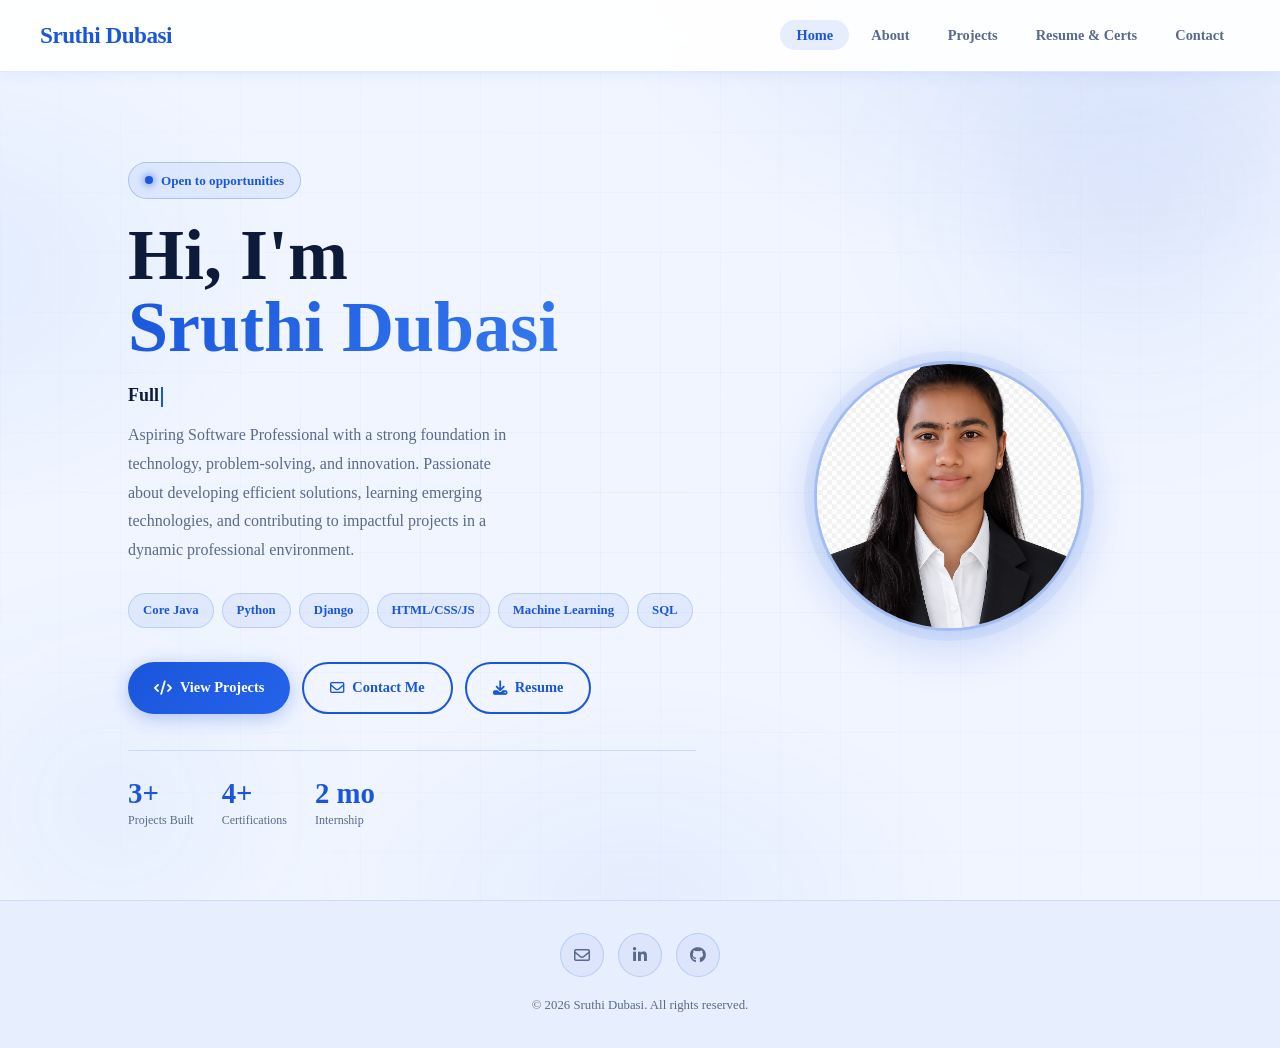
<file: index.html>
<!DOCTYPE html>
<html lang="en">
<head>
  <meta charset="UTF-8"/>
  <link rel="icon" href="data:,">
  <meta name="viewport" content="width=device-width, initial-scale=1.0"/>
  <title>Sruthi Dubasi | Full Stack Developer</title>
  <meta name="description" content="Sruthi Dubasi – Full Stack Java Developer & AI Enthusiast."/>
  <link rel="stylesheet" href="https://cdnjs.cloudflare.com/ajax/libs/font-awesome/6.5.0/css/all.min.css"/>
  <link rel="stylesheet" href="css/style.css"/>
  <link rel="stylesheet" href="css/navbar.css"/>
  <link rel="stylesheet" href="css/home.css"/>
  <link rel="stylesheet" href="css/pages.css"/>
</head>
<body>
<div class="page-wrapper">

  <!-- NAVBAR -->
  <nav class="navbar">
    <div class="navbar-logo"><a href="index.html"><span>Sruthi Dubasi</span></a></div>
    <button class="hamburger" aria-label="Toggle menu" aria-expanded="false">
      <span></span><span></span><span></span>
    </button>
    <ul class="nav-list">
      <li><a href="index.html"    class="nav-link">Home</a></li>
      <li><a href="about.html"    class="nav-link">About</a></li>
      <li><a href="projects.html" class="nav-link">Projects</a></li>
      <li><a href="resume.html"   class="nav-link">Resume & Certs</a></li>
      <li><a href="contact.html"  class="nav-link">Contact</a></li>
    </ul>
  </nav>

  <!-- HERO -->
  <main class="page-main">
    <section class="hero">
      <div class="hero-grid"></div>
      <div class="orb orb-1"></div>
      <div class="orb orb-2"></div>

      <div class="hero-inner">
        <!-- Text -->
        <div class="hero-text">
          <div class="hero-status">
            <span class="dot"></span> Open to opportunities
          </div>

          <h1 class="hero-title">
            Hi, I'm
            <span class="name">Sruthi Dubasi</span>
          </h1>

          <div class="hero-typed-wrap">
            <span class="typed-text"></span><span class="typed-cursor"></span>
          </div>

          <p class="hero-lead">
            Aspiring Software Professional with a strong foundation in technology, 
            problem-solving, and innovation. Passionate about developing efficient 
            solutions, learning emerging technologies, and contributing to impactful
            projects in a dynamic professional environment.
          </p>

          <div class="hero-pills">
            <span class="hero-pill">Core Java</span>
            <span class="hero-pill">Python</span>
            <span class="hero-pill">Django</span>
            <span class="hero-pill">HTML/CSS/JS</span>
            <span class="hero-pill">Machine Learning</span>
            <span class="hero-pill">SQL</span>
          </div>

          <div class="hero-buttons">
            <a href="projects.html" class="btn btn-primary">
              <i class="fa-solid fa-code"></i> View Projects
            </a>
            <a href="contact.html" class="btn btn-outline">
              <i class="fa-regular fa-envelope"></i> Contact Me
            </a>
            <a href="files/DubasiSruthiResume.pdf" class="btn btn-outline" download>
              <i class="fa-solid fa-download"></i> Resume
            </a>
          </div>

          <div class="hero-stats">
            <div class="stat">
              <div class="stat-number count-up" data-target="3" data-suffix="+">0</div>
              <div class="stat-label">Projects Built</div>
            </div>
            <div class="stat">
              <div class="stat-number count-up" data-target="4" data-suffix="+">0</div>
              <div class="stat-label">Certifications</div>
            </div>
            <div class="stat">
              <div class="stat-number count-up" data-target="2" data-suffix=" mo">0</div>
              <div class="stat-label">Internship</div>
            </div>
          </div>
        </div>

        <!-- Profile Image -->
        <div class="hero-image-wrap">
          <img src="images/profile.png" alt="Sruthi Dubasi" width="350" height="350"/>
        </div>
      </div>

  
    </section>
  </main>

  <!-- FOOTER -->
  <footer class="footer">
    <div class="footer-socials">
      <a href="mailto:dubasisruthi83@gmail.com" class="social-link" target="_blank" rel="noopener" title="Email">
        <i class="fa-regular fa-envelope"></i>
      </a>
      <a href="https://www.linkedin.com/in/sruthidubasi/" class="social-link" target="_blank" rel="noopener noreferrer" title="LinkedIn">
        <i class="fa-brands fa-linkedin-in"></i>
      </a>
      <a href="https://github.com/sruthidubasi" class="social-link" target="_blank" rel="noopener noreferrer" title="GitHub">
        <i class="fa-brands fa-github"></i>
      </a>
    </div>
    <p class="footer-copy">© 2026 Sruthi Dubasi. All rights reserved.</p>
  </footer>

</div>
<script src="js/main.js"></script>
</body>
</html>
</file>
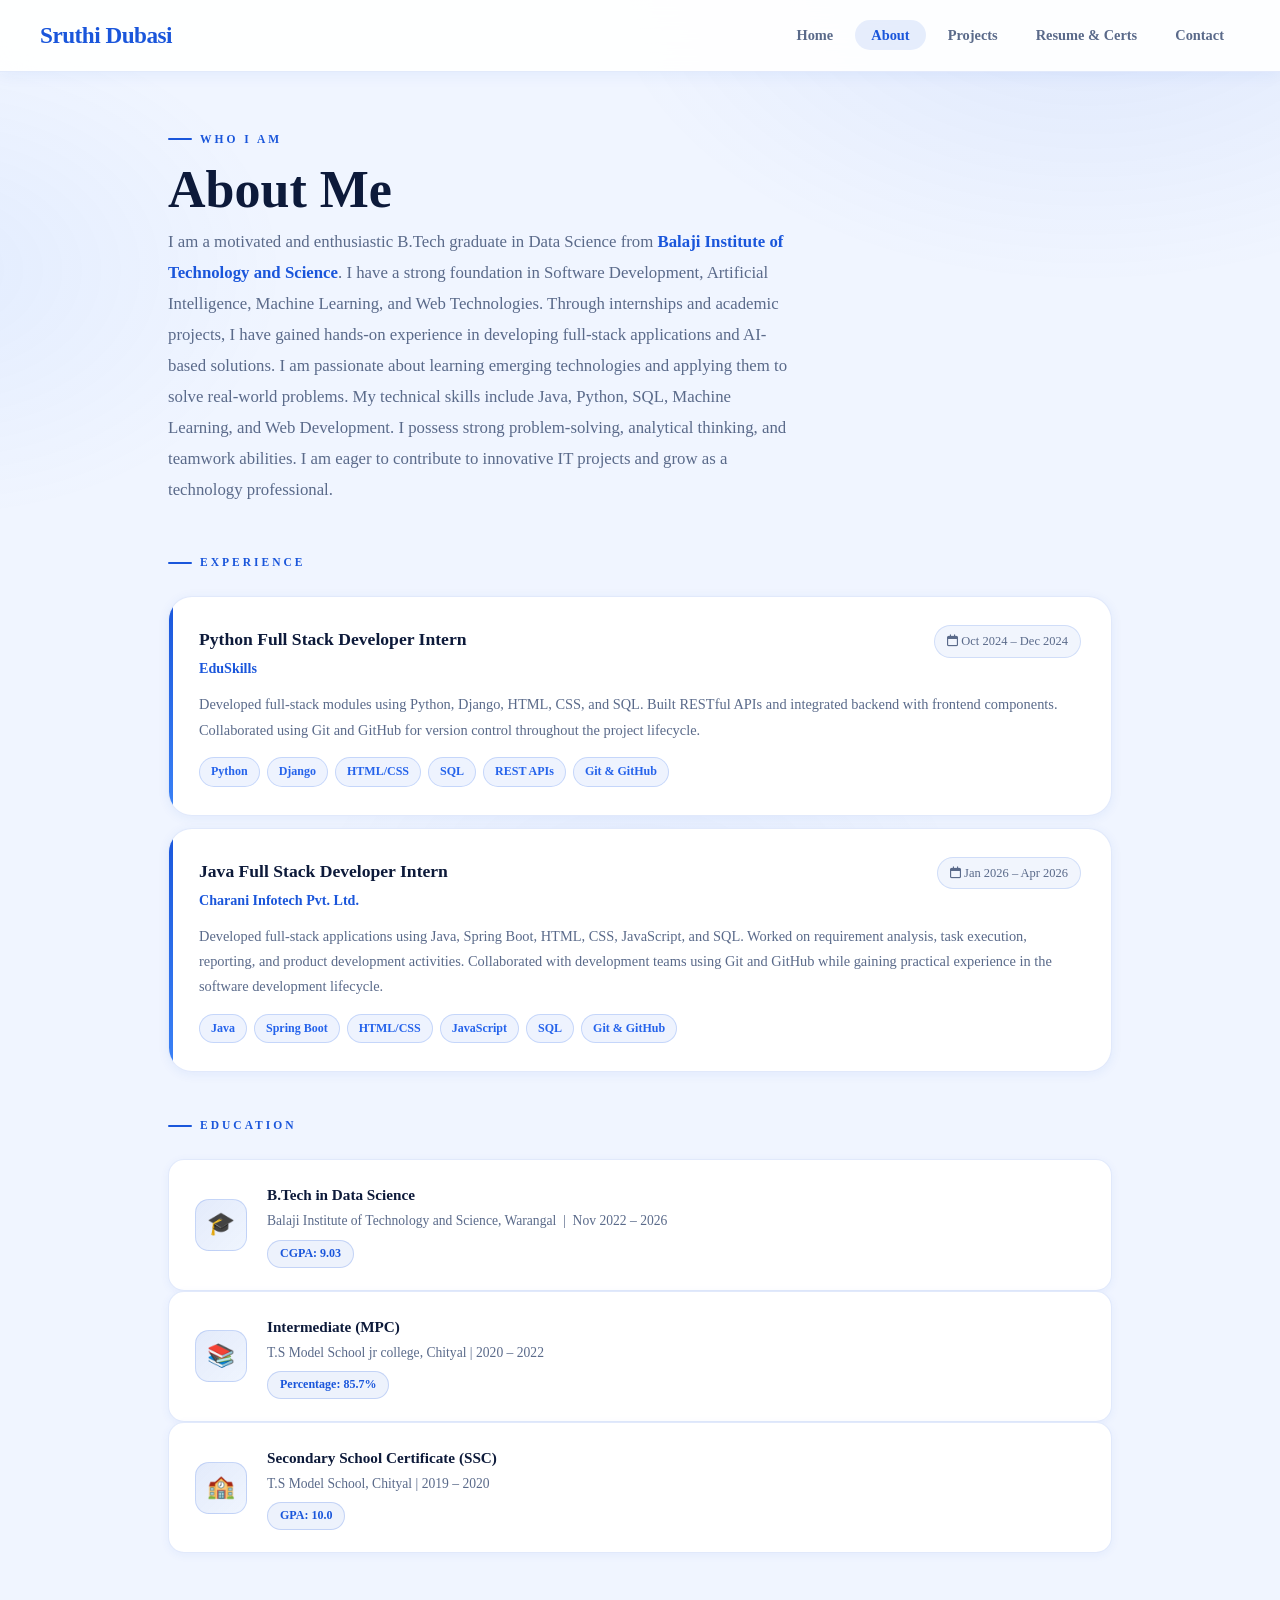
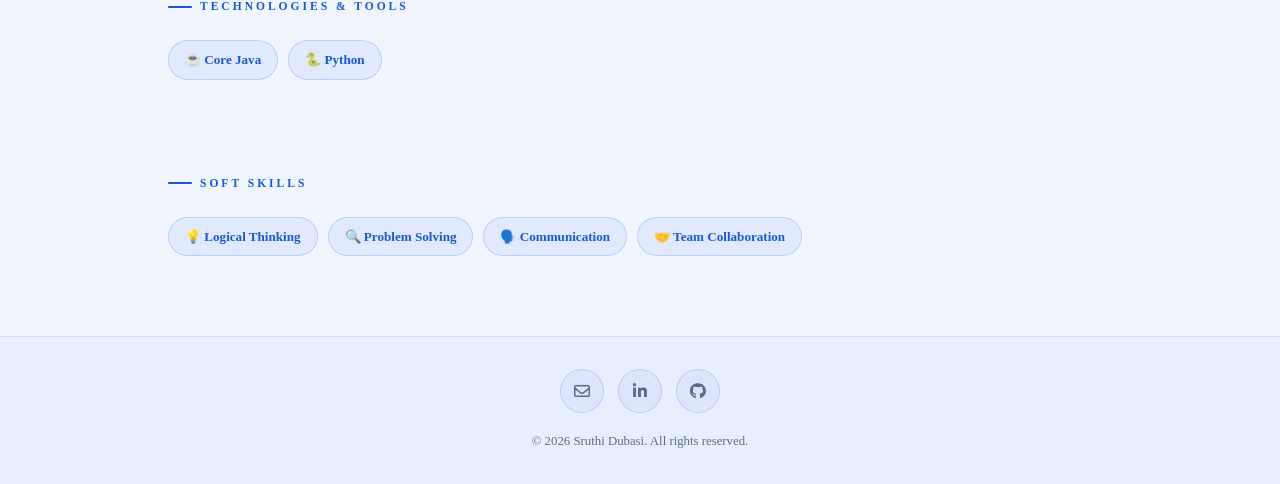
<file: about.html>
<!DOCTYPE html>
<html lang="en">
<head>
  <meta charset="UTF-8"/>
  <link rel="icon" href="data:,">
  <meta name="viewport" content="width=device-width, initial-scale=1.0"/>
  <title>About | Sruthi Dubasi</title>
  <link rel="stylesheet" href="https://cdnjs.cloudflare.com/ajax/libs/font-awesome/6.5.0/css/all.min.css"/>
  <link rel="stylesheet" href="css/style.css"/>
  <link rel="stylesheet" href="css/navbar.css"/>
  <link rel="stylesheet" href="css/about.css"/>
  <link rel="stylesheet" href="css/pages.css"/>
</head>
<body>
<div class="page-wrapper">

  <nav class="navbar">
    <div class="navbar-logo"><a href="index.html"><span>Sruthi Dubasi</span></a></div>
    <button class="hamburger" aria-label="Toggle menu"><span></span><span></span><span></span></button>
    <ul class="nav-list">
      <li><a href="index.html"    class="nav-link">Home</a></li>
      <li><a href="about.html"    class="nav-link">About</a></li>
      <li><a href="projects.html" class="nav-link">Projects</a></li>
      <li><a href="resume.html"   class="nav-link">Resume & Certs</a></li>
      <li><a href="contact.html"  class="nav-link">Contact</a></li>
    </ul>
  </nav>

  <main class="page-main">
    <section class="about-section">

      <div class="section-label reveal">Who I Am</div>
      <h1 class="page-title reveal">About Me</h1>
      <p class="about-intro reveal">
         I am a motivated and enthusiastic B.Tech graduate in Data Science from <strong>Balaji Institute of Technology and Science</strong>. I have a strong foundation in Software Development, Artificial Intelligence, Machine Learning, and Web Technologies. Through internships and academic projects, I have gained hands-on experience in developing full-stack applications and AI-based solutions. I am passionate about learning emerging technologies and applying them to solve real-world problems. My technical skills include Java, Python, SQL, Machine Learning, and Web Development. I possess strong problem-solving, analytical thinking, and teamwork abilities. I am eager to contribute to innovative IT projects and grow as a technology professional.</p>

      <!-- Experience -->
      <div class="section-label reveal" style="margin-top:44px;">Experience</div>
      <div class="experience-card reveal">
        <div class="exp-header">
          <div>
            <div class="exp-title">Python Full Stack Developer Intern</div>
            <div class="exp-company">EduSkills</div>
          </div>
          <div class="exp-date"><i class="fa-regular fa-calendar"></i> Oct 2024 – Dec 2024</div>
        </div>
        <p class="exp-desc">
          Developed full-stack modules using Python, Django, HTML, CSS, and SQL.
          Built RESTful APIs and integrated backend with frontend components.
          Collaborated using Git and GitHub for version control throughout the project lifecycle.
        </p>
        <div class="exp-tags">
          <span class="exp-tag">Python</span>
          <span class="exp-tag">Django</span>
          <span class="exp-tag">HTML/CSS</span>
          <span class="exp-tag">SQL</span>
          <span class="exp-tag">REST APIs</span>
          <span class="exp-tag">Git & GitHub</span>
        </div>
      </div>
      <div class="experience-card">
  <div class="exp-header">
    <div>
      <div class="exp-title">Java Full Stack Developer Intern</div>
      <div class="exp-company">Charani Infotech Pvt. Ltd.</div>
    </div>
    <div class="exp-date">
      <i class="fa-regular fa-calendar"></i> Jan 2026 – Apr 2026
    </div>
  </div>

  <p class="exp-desc">
    Developed full-stack applications using Java, Spring Boot, HTML, CSS, JavaScript, and SQL.
    Worked on requirement analysis, task execution, reporting, and product development activities.
    Collaborated with development teams using Git and GitHub while gaining practical experience in the software development lifecycle.
  </p>

  <div class="exp-tags">
    <span class="exp-tag">Java</span>
    <span class="exp-tag">Spring Boot</span>
    <span class="exp-tag">HTML/CSS</span>
    <span class="exp-tag">JavaScript</span>
    <span class="exp-tag">SQL</span>
    <span class="exp-tag">Git & GitHub</span>
  </div>
</div>

      <!-- Education -->
      <div class="section-label reveal" style="margin-top:44px;">Education</div>
      <div class="education-grid">
        <div class="edu-card reveal">
          <div class="edu-icon">🎓</div>
          <div class="edu-body">
            <h3>B.Tech in Data Science</h3>
            <p>Balaji Institute of Technology and Science, Warangal &nbsp;|&nbsp; Nov 2022 – 2026</p>
            <span class="gpa-badge">CGPA: 9.03</span>
          </div>
        </div>
      </div>
       <div class="edu-card reveal">
    <div class="edu-icon">📚</div>
    <div class="edu-body">
      <h3>Intermediate (MPC)</h3>
      <p>T.S Model School jr college, Chityal | 2020 – 2022</p>
      <span class="gpa-badge">Percentage: 85.7%</span>
    </div>
  </div>

  <!-- SSC -->
  <div class="edu-card reveal">
    <div class="edu-icon">🏫</div>
    <div class="edu-body">
      <h3>Secondary School Certificate (SSC)</h3>
      <p>T.S Model School, Chityal | 2019 – 2020</p>
      <span class="gpa-badge">GPA: 10.0</span>
    </div>
  </div>


     

      <!-- Technologies -->
      <div class="section-label reveal" style="margin-top:44px;">Technologies & Tools</div>
      <div class="tags-wrap">
        <span class="tech-tag reveal">☕ Core Java</span>
        <span class="tech-tag reveal">🐍 Python</span>
        <span class="tech-tag reveal">🌐 Django</span>
        <span class="tech-tag reveal">🗄️ SQL / MySQL</span>
        <span class="tech-tag reveal">🌐 HTML/CSS</span>
        <span class="tech-tag reveal">🌐 JavaScript</span>
        <span class="tech-tag reveal">📊 Excel</span>
        <span class="tech-tag reveal">📊 Power BI</span>
        <span class="tech-tag reveal">🧠 TensorFlow</span>
        <span class="tech-tag reveal">👁️ OpenCV</span>
        <span class="tech-tag reveal">💬 NLP</span>
        <span class="tech-tag reveal">🤖 Machine Learning</span>
        <span class="tech-tag reveal">📊 Pandas / NumPy</span>
        <span class="tech-tag reveal">🔀 Git & GitHub</span>
      </div>

      <!-- Soft Skills -->
      <div class="section-label reveal" style="margin-top:44px;">Soft Skills</div>
      <div class="tags-wrap">
        <span class="tech-tag reveal">💡 Logical Thinking</span>
        <span class="tech-tag reveal">🔍 Problem Solving</span>
        <span class="tech-tag reveal">🗣️ Communication</span>
        <span class="tech-tag reveal">🤝 Team Collaboration</span>
      </div>

    </section>
  </main>

  <footer class="footer">
    <div class="footer-socials">
      <a href="mailto:dubasisruthi83@gmail.com" class="social-link" target="_blank" rel="noopener"><i class="fa-regular fa-envelope"></i></a>
      <a href="https://www.linkedin.com/in/sruthidubasi/" class="social-link" target="_blank" rel="noopener noreferrer"><i class="fa-brands fa-linkedin-in"></i></a>
      <a href="https://github.com/sruthidubasi" class="social-link" target="_blank" rel="noopener noreferrer"><i class="fa-brands fa-github"></i></a>
    </div>
    <p class="footer-copy">© 2026 Sruthi Dubasi. All rights reserved.</p>
  </footer>

</div>
<script src="js/main.js"></script>
<script src="js/about.js"></script>
</body>
</html>
</file>
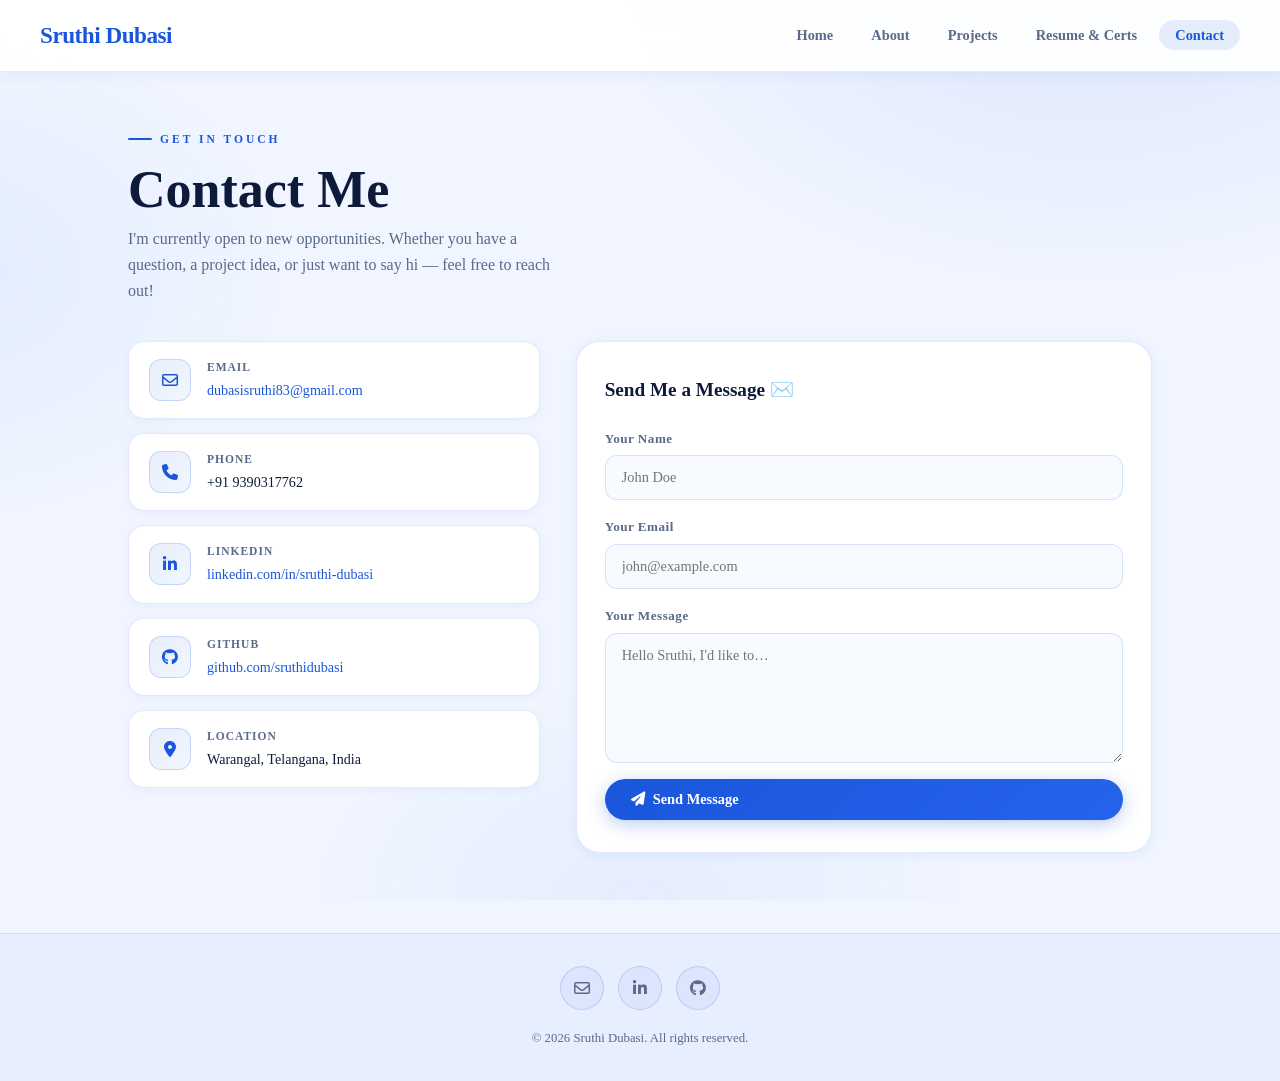
<file: contact.html>
<!DOCTYPE html>
<html lang="en">
<head>
  <meta charset="UTF-8"/>
  <link rel="icon" href="data:,">
  <meta name="viewport" content="width=device-width, initial-scale=1.0"/>
  <title>Contact | Sruthi Dubasi</title>
  <link rel="stylesheet" href="https://cdnjs.cloudflare.com/ajax/libs/font-awesome/6.5.0/css/all.min.css"/>
  <link rel="stylesheet" href="css/style.css"/>
  <link rel="stylesheet" href="css/navbar.css"/>
  <link rel="stylesheet" href="css/pages.css"/>
</head>
<body>
<div class="page-wrapper">

  <nav class="navbar">
    <div class="navbar-logo"><a href="index.html"><span>Sruthi Dubasi</span></a></div>
    <button class="hamburger" aria-label="Toggle menu"><span></span><span></span><span></span></button>
    <ul class="nav-list">
      <li><a href="index.html"    class="nav-link">Home</a></li>
      <li><a href="about.html"    class="nav-link">About</a></li>
      <li><a href="projects.html" class="nav-link">Projects</a></li>
      <li><a href="resume.html"   class="nav-link">Resume & Certs</a></li>
      <li><a href="contact.html"  class="nav-link">Contact</a></li>
    </ul>
  </nav>

  <main class="page-main">
    <section class="page-section">

      <div class="section-label reveal">Get In Touch</div>
      <h1 class="page-title reveal">Contact Me</h1>
      <p class="reveal" style="color:var(--muted); margin-bottom:36px; max-width:55ch;">
        I'm currently open to new opportunities. Whether you have a question, a project idea, or just want to say hi — feel free to reach out!
      </p>

      <div class="contact-layout">

        <!-- Info -->
        <div class="contact-info-list">
          <div class="contact-info-item reveal">
            <div class="c-icon"><i class="fa-regular fa-envelope"></i></div>
            <div>
              <div class="c-label">Email</div>
              <div class="c-value"><a href="mailto:dubasisruthi83@gmail.com">dubasisruthi83@gmail.com</a></div>
            </div>
          </div>
          <div class="contact-info-item reveal">
            <div class="c-icon"><i class="fa-solid fa-phone"></i></div>
            <div>
              <div class="c-label">Phone</div>
              <div class="c-value">+91 9390317762</div>
            </div>
          </div>
          <div class="contact-info-item reveal">
            <div class="c-icon"><i class="fa-brands fa-linkedin-in"></i></div>
            <div>
              <div class="c-label">LinkedIn</div>
              <div class="c-value"><a href="https://linkedin.com/in/sruthi-dubasi" target="_blank" rel="noopener noreferrer">linkedin.com/in/sruthi-dubasi</a></div>
            </div>
          </div>
          <div class="contact-info-item reveal">
            <div class="c-icon"><i class="fa-brands fa-github"></i></div>
            <div>
              <div class="c-label">GitHub</div>
              <div class="c-value"><a href="https://github.com/sruthidubasi" target="_blank" rel="noopener noreferrer">github.com/sruthidubasi</a></div>
            </div>
          </div>
          <div class="contact-info-item reveal">
            <div class="c-icon"><i class="fa-solid fa-location-dot"></i></div>
            <div>
              <div class="c-label">Location</div>
              <div class="c-value">Warangal, Telangana, India</div>
            </div>
          </div>
        </div>

        <!-- Form -->
        <div class="contact-form-wrap reveal">
          <div class="form-title">Send Me a Message ✉️</div>
          <div class="form-success">✅ Message sent! I'll get back to you soon.</div>
          <form class="contact-form" novalidate>
            <div class="form-group">
              <label for="name">Your Name</label>
              <input type="text" id="name" name="name" placeholder="John Doe" required/>
            </div>
            <div class="form-group">
              <label for="email">Your Email</label>
              <input type="email" id="email" name="email" placeholder="john@example.com" required/>
            </div>
            <div class="form-group">
              <label for="message">Your Message</label>
              <textarea id="message" name="message" placeholder="Hello Sruthi, I'd like to…" required></textarea>
            </div>
            <button type="submit" class="btn btn-primary">
              <i class="fa-solid fa-paper-plane"></i> Send Message
            </button>
          </form>
        </div>

      </div>
    </section>
  </main>

  <footer class="footer">
    <div class="footer-socials">
      <a href="mailto:dubasisruthi83@gmail.com" class="social-link" target="_blank" rel="noopener"><i class="fa-regular fa-envelope"></i></a>
      <a href="https://www.linkedin.com/in/sruthidubasi/" class="social-link" target="_blank" rel="noopener noreferrer"><i class="fa-brands fa-linkedin-in"></i></a>
      <a href="https://github.com/sruthidubasi" class="social-link" target="_blank" rel="noopener noreferrer"><i class="fa-brands fa-github"></i></a>
    </div>
    <p class="footer-copy">© 2026 Sruthi Dubasi. All rights reserved.</p>
  </footer>

</div>
<script src="js/main.js"></script>
<script src="js/contact.js"></script>
</body>
</html>
</file>
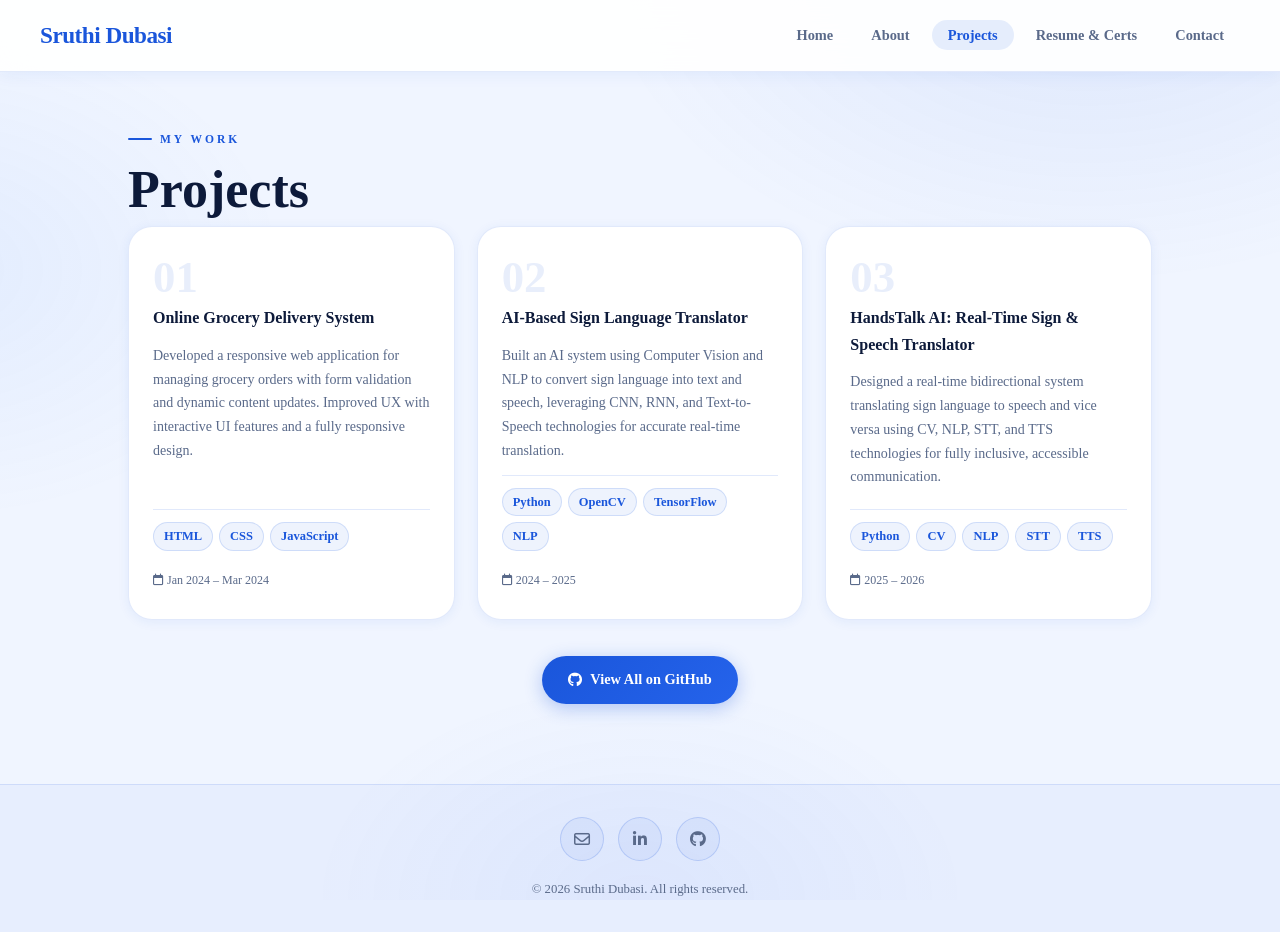
<file: projects.html>
<!DOCTYPE html>
<html lang="en">
<head>
  <meta charset="UTF-8"/>
  <link rel="icon" href="data:,">
  <meta name="viewport" content="width=device-width, initial-scale=1.0"/>
  <title>Projects | Sruthi Dubasi</title>
  <link rel="stylesheet" href="https://cdnjs.cloudflare.com/ajax/libs/font-awesome/6.5.0/css/all.min.css"/>
  <link rel="stylesheet" href="css/style.css"/>
  <link rel="stylesheet" href="css/navbar.css"/>
  <link rel="stylesheet" href="css/pages.css"/>
</head>
<body>
<div class="page-wrapper">

  <nav class="navbar">
    <div class="navbar-logo"><a href="index.html"><span>Sruthi Dubasi</span></a></div>
    <button class="hamburger" aria-label="Toggle menu"><span></span><span></span><span></span></button>
    <ul class="nav-list">
      <li><a href="index.html"    class="nav-link">Home</a></li>
      <li><a href="about.html"    class="nav-link">About</a></li>
      <li><a href="projects.html" class="nav-link">Projects</a></li>
      <li><a href="resume.html"   class="nav-link">Resume & Certs</a></li>
      <li><a href="contact.html"  class="nav-link">Contact</a></li>
    </ul>
  </nav>

  <main class="page-main">
    <section class="page-section">

      <div class="section-label reveal">My Work</div>
      <h1 class="page-title reveal">Projects</h1>

      <div class="projects-grid">

        <article class="project-card reveal">
          <div class="project-num">01</div>
          <h3 class="project-title">Online Grocery Delivery System</h3>
          <p class="project-desc">
            Developed a responsive web application for managing grocery orders with
            form validation and dynamic content updates. Improved UX with interactive
            UI features and a fully responsive design.
          </p>
          <div class="project-tech">
            <span>HTML</span><span>CSS</span><span>JavaScript</span>
          </div>
          <div style="font-size:0.75rem; color:var(--muted); margin-top:8px;">
            <i class="fa-regular fa-calendar"></i> Jan 2024 – Mar 2024
          </div>
        </article>

        <article class="project-card reveal">
          <div class="project-num">02</div>
          <h3 class="project-title">AI-Based Sign Language Translator</h3>
          <p class="project-desc">
            Built an AI system using Computer Vision and NLP to convert sign language
            into text and speech, leveraging CNN, RNN, and Text-to-Speech technologies
            for accurate real-time translation.
          </p>
          <div class="project-tech">
            <span>Python</span><span>OpenCV</span><span>TensorFlow</span><span>NLP</span>
          </div>
          <div style="font-size:0.75rem; color:var(--muted); margin-top:8px;">
            <i class="fa-regular fa-calendar"></i> 2024 – 2025
          </div>
        </article>

        <article class="project-card reveal">
          <div class="project-num">03</div>
          <h3 class="project-title">HandsTalk AI: Real-Time Sign &amp; Speech Translator</h3>
          <p class="project-desc">
            Designed a real-time bidirectional system translating sign language to speech
            and vice versa using CV, NLP, STT, and TTS technologies for fully inclusive,
            accessible communication.
          </p>
          <div class="project-tech">
            <span>Python</span><span>CV</span><span>NLP</span><span>STT</span><span>TTS</span>
          </div>
          <div style="font-size:0.75rem; color:var(--muted); margin-top:8px;">
            <i class="fa-regular fa-calendar"></i> 2025 – 2026
          </div>
        </article>

      </div>

      <div class="github-cta reveal">
        <a href="https://github.com/sruthidubasi" target="_blank" rel="noopener noreferrer" class="btn btn-primary">
          <i class="fa-brands fa-github"></i> View All on GitHub
        </a>
      </div>

    </section>
  </main>

  <footer class="footer">
    <div class="footer-socials">
      <a href="mailto:dubasisruthi83@gmail.com" class="social-link" target="_blank" rel="noopener"><i class="fa-regular fa-envelope"></i></a>
      <a href="https://www.linkedin.com/in/sruthidubasi/" class="social-link" target="_blank" rel="noopener noreferrer"><i class="fa-brands fa-linkedin-in"></i></a>
      <a href="https://github.com/sruthidubasi" class="social-link" target="_blank" rel="noopener noreferrer"><i class="fa-brands fa-github"></i></a>
    </div>
    <p class="footer-copy">© 2026 Sruthi Dubasi. All rights reserved.</p>
  </footer>

</div>
<script src="js/main.js"></script>
</body>
</html>
</file>
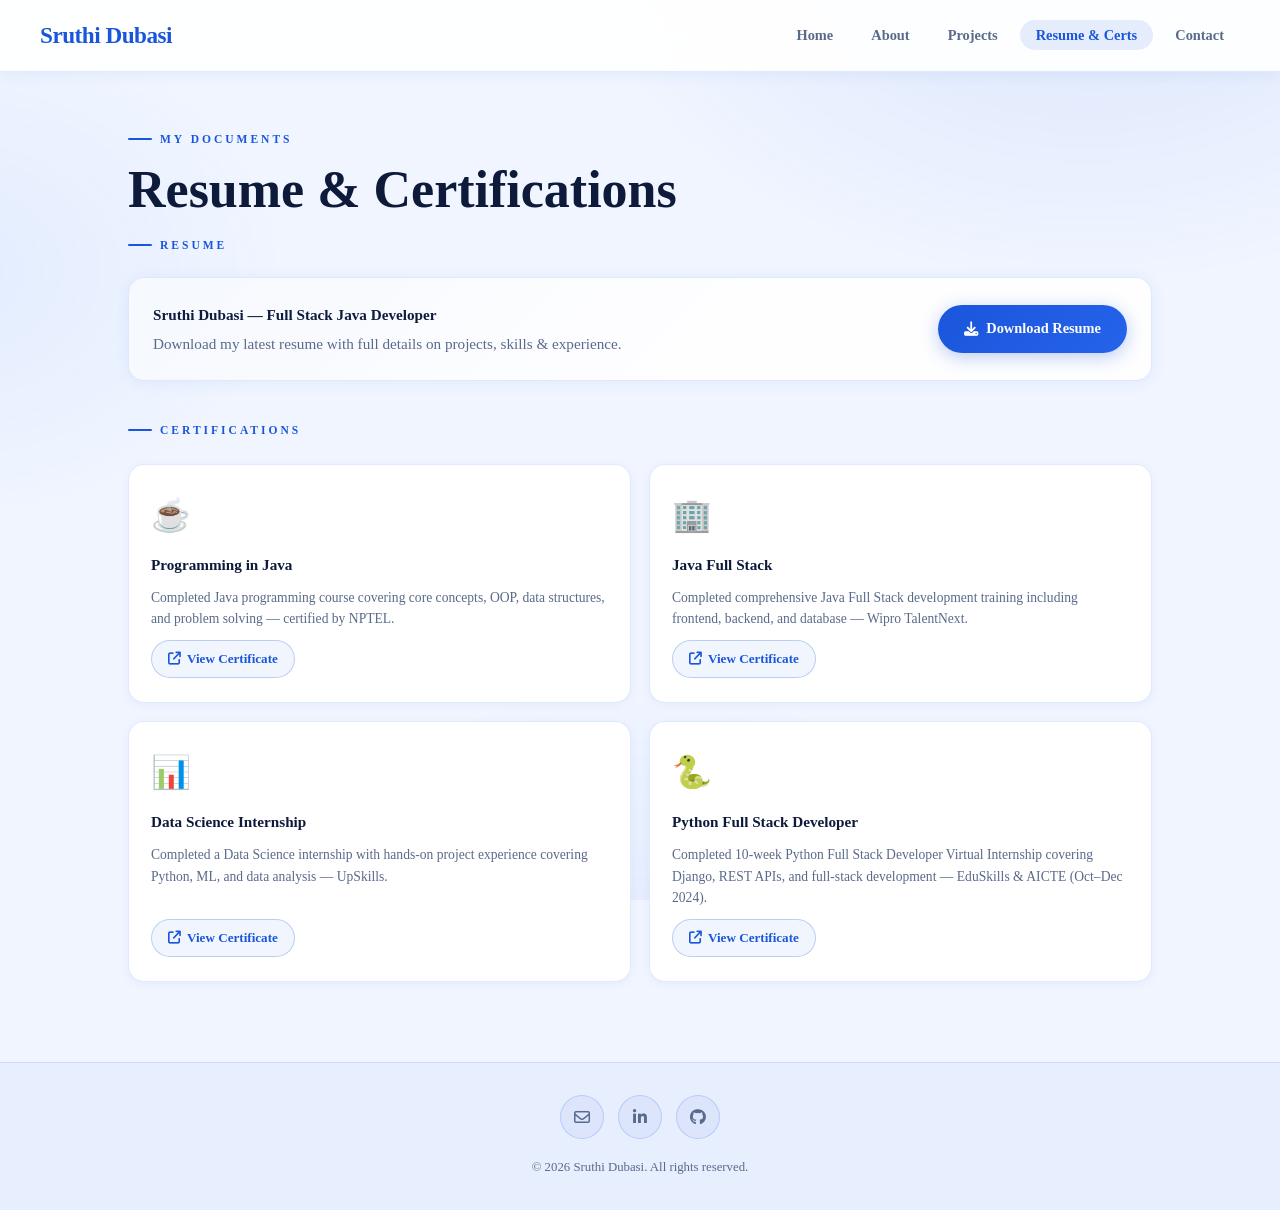
<file: resume.html>
<!DOCTYPE html>
<html lang="en">
<head>
  <meta charset="UTF-8"/>
  <link rel="icon" href="data:,">
  <meta name="viewport" content="width=device-width, initial-scale=1.0"/>
  <title>Resume & Certifications | Sruthi Dubasi</title>
  <link rel="stylesheet" href="https://cdnjs.cloudflare.com/ajax/libs/font-awesome/6.5.0/css/all.min.css"/>
  <link rel="stylesheet" href="css/style.css"/>
  <link rel="stylesheet" href="css/navbar.css"/>
  <link rel="stylesheet" href="css/pages.css"/>
</head>
<body>
<div class="page-wrapper">

  <nav class="navbar">
    <div class="navbar-logo"><a href="index.html"><span>Sruthi Dubasi</span></a></div>
    <button class="hamburger" aria-label="Toggle menu"><span></span><span></span><span></span></button>
    <ul class="nav-list">
      <li><a href="index.html"    class="nav-link">Home</a></li>
      <li><a href="about.html"    class="nav-link">About</a></li>
      <li><a href="projects.html" class="nav-link">Projects</a></li>
      <li><a href="resume.html"   class="nav-link">Resume & Certs</a></li>
      <li><a href="contact.html"  class="nav-link">Contact</a></li>
    </ul>
  </nav>

  <main class="page-main">
    <section class="page-section">

      <div class="section-label reveal">My Documents</div>
      <h1 class="page-title reveal">Resume &amp; Certifications</h1>

      <!-- Resume download -->
      <div class="section-label reveal" style="margin-top:10px;">Resume</div>
      <div class="card resume-download-card reveal">
        <div>
          <p style="font-weight:600; color:var(--text); margin-bottom:4px;">Sruthi Dubasi — Full Stack Java Developer</p>
          <p>Download my latest resume with full details on projects, skills & experience.</p>
        </div>
        <a href="files/DubasiSruthiResume.pdf" class="btn btn-primary" download>
          <i class="fa-solid fa-download"></i> Download Resume
        </a>
      </div>

      <!-- Certifications -->
      <div class="section-label reveal" style="margin-top:40px;">Certifications</div>
      <div class="certs-grid">

        <div class="cert-card reveal">
          <div class="cert-icon">☕</div>
          <h3>Programming in Java</h3>
          <p>Completed Java programming course covering core concepts, OOP, data structures, and problem solving — certified by NPTEL.</p>
          <a href="files/cert_nptel.pdf" target="_blank" rel="noopener" class="cert-link">
            <i class="fa-solid fa-arrow-up-right-from-square"></i> View Certificate
          </a>
        </div>

        <div class="cert-card reveal">
          <div class="cert-icon">🏢</div>
          <h3>Java Full Stack</h3>
          <p>Completed comprehensive Java Full Stack development training including frontend, backend, and database — Wipro TalentNext.</p>
          <a href="files/cert_wipro.pdf" target="_blank" rel="noopener" class="cert-link">
            <i class="fa-solid fa-arrow-up-right-from-square"></i> View Certificate
          </a>
        </div>

        <div class="cert-card reveal">
          <div class="cert-icon">📊</div>
          <h3>Data Science Internship</h3>
          <p>Completed a Data Science internship with hands-on project experience covering Python, ML, and data analysis — UpSkills.</p>
          <a href="files/cert_upskills.pdf" target="_blank" rel="noopener" class="cert-link">
            <i class="fa-solid fa-arrow-up-right-from-square"></i> View Certificate
          </a>
        </div>

        <div class="cert-card reveal">
           <div class="cert-icon">🐍</div>
           <h3>Python Full Stack Developer</h3>
            <p>Completed 10-week Python Full Stack Developer Virtual Internship covering Django, REST APIs, and full-stack development — EduSkills & AICTE (Oct–Dec 2024).</p>
           <a href="files/cert_eduskills.pdf" target="_blank" rel="noopener" class="cert-link">
          <i class="fa-solid fa-arrow-up-right-from-square"></i> View Certificate
          </a>
        </div>

      </div>

    </section>
  </main>

  <footer class="footer">
    <div class="footer-socials">
      <a href="mailto:dubasisruthi83@gmail.com" class="social-link" target="_blank" rel="noopener"><i class="fa-regular fa-envelope"></i></a>
      <a href="https://www.linkedin.com/in/sruthidubasi/" class="social-link" target="_blank" rel="noopener noreferrer"><i class="fa-brands fa-linkedin-in"></i></a>
      <a href="https://github.com/sruthidubasi" class="social-link" target="_blank" rel="noopener noreferrer"><i class="fa-brands fa-github"></i></a>
    </div>
    <p class="footer-copy">© 2026 Sruthi Dubasi. All rights reserved.</p>
  </footer>

</div>
<script src="js/main.js"></script>
</body>
</html>
</file>
<file: css/style.css>
/* =============================================
   GLOBAL STYLES - style.css
   Sruthi Dubasi Portfolio - Blue & White Theme
   ============================================= */

:root {
  --bg:        #f0f5ff;
  --bg2:       #e6eeff;
  --card:      #ffffff;
  --muted:     #5a6a8a;
  --text:      #0d1a3a;
  --accent:    #1a56db;
  --accent2:   #2563eb;
  --accent3:   #3b82f6;
  --glow:      rgba(26, 86, 219, 0.18);
  --glow2:     rgba(37, 99, 235, 0.12);
  --border:    rgba(26, 86, 219, 0.13);
  --border-h:  rgba(26, 86, 219, 0.45);
  --glass:     rgba(255, 255, 255, 0.88);
  --radius:    16px;
  --radius-lg: 24px;
  --font-display: 'Times New Roman', Times, serif;
  --font-body:    'Times New Roman', Times, serif;
}

*, *::before, *::after { box-sizing: border-box; margin: 0; padding: 0; }
html { scroll-behavior: smooth; }
body {
  font-family: var(--font-body);
  background: var(--bg);
  color: var(--text);
  line-height: 1.65;
  overflow-x: hidden;
  min-height: 100vh;
}
a { text-decoration: none; color: inherit; }
ul { list-style: none; }
img { max-width: 100%; display: block; }

body::before {
  content: '';
  position: fixed;
  inset: 0;
  background:
    radial-gradient(ellipse 900px 600px at 85% -5%,  rgba(26,86,219,.09), transparent 55%),
    radial-gradient(ellipse 700px 500px at -5% 30%,  rgba(59,130,246,.07), transparent 50%),
    radial-gradient(ellipse 600px 400px at 50% 100%, rgba(37,99,235,.05), transparent 55%);
  pointer-events: none;
  z-index: 0;
}

.page-wrapper { position: relative; z-index: 1; display: flex; flex-direction: column; min-height: 100vh; }
.page-main { flex: 1; padding-top: 72px; }
.container { max-width: 1080px; margin: 0 auto; padding: 0 28px; }

.section-label {
  display: inline-flex;
  align-items: center;
  gap: 8px;
  font-family: var(--font-display);
  font-size: 0.72rem;
  font-weight: 700;
  letter-spacing: 3px;
  text-transform: uppercase;
  color: var(--accent);
  margin-bottom: 12px;
}
.section-label::before {
  content: '';
  display: inline-block;
  width: 24px; height: 2px;
  background: var(--accent);
  border-radius: 2px;
}

.section-title {
  font-family: var(--font-display);
  font-size: clamp(28px, 4vw, 42px);
  font-weight: 800;
  line-height: 1.1;
  margin-bottom: 36px;
  color: var(--text);
}

.page-title {
  font-family: var(--font-display);
  font-size: clamp(32px, 5vw, 52px);
  font-weight: 800;
  line-height: 1.1;
  margin-bottom: 8px;
  color: var(--text);
}

.card {
  background: var(--glass);
  backdrop-filter: blur(16px);
  border: 1px solid var(--border);
  border-radius: var(--radius);
  padding: 24px;
  transition: border-color .3s ease, transform .3s ease, box-shadow .3s ease;
  position: relative;
  overflow: hidden;
  box-shadow: 0 2px 16px rgba(26,86,219,.07);
}
.card::before {
  content: '';
  position: absolute;
  inset: 0;
  background: linear-gradient(135deg, rgba(26,86,219,.03) 0%, transparent 60%);
  pointer-events: none;
}
.card:hover {
  border-color: var(--border-h);
  transform: translateY(-5px);
  box-shadow: 0 20px 50px rgba(26,86,219,.13), 0 0 0 1px rgba(26,86,219,.1);
}

.btn {
  display: inline-flex;
  align-items: center;
  gap: 8px;
  padding: 12px 26px;
  border-radius: 50px;
  font-family: var(--font-body);
  font-size: 0.9rem;
  font-weight: 700;
  cursor: pointer;
  transition: all .25s ease;
  border: none;
  text-decoration: none;
}
.btn-primary {
  background: linear-gradient(135deg, var(--accent), var(--accent2));
  color: #fff;
  box-shadow: 0 4px 18px rgba(26,86,219,.3);
}
.btn-primary:hover {
  transform: translateY(-3px);
  box-shadow: 0 8px 30px rgba(26,86,219,.45);
}
.btn-outline {
  background: transparent;
  color: var(--accent);
  border: 2px solid var(--accent);
}
.btn-outline:hover {
  background: rgba(26,86,219,.07);
  transform: translateY(-3px);
  box-shadow: 0 6px 20px rgba(26,86,219,.15);
}

.reveal {
  opacity: 0;
  transform: translateY(30px);
  transition: opacity .7s ease, transform .7s ease;
}
.reveal.show { opacity: 1; transform: translateY(0); }

.dot {
  display: inline-block;
  width: 8px; height: 8px;
  border-radius: 50%;
  background: var(--accent);
  box-shadow: 0 0 8px var(--accent);
  animation: pulse-dot 2s ease-in-out infinite;
}
@keyframes pulse-dot {
  0%,100% { box-shadow: 0 0 6px var(--accent); }
  50%      { box-shadow: 0 0 16px var(--accent), 0 0 32px rgba(26,86,219,.25); }
}

::-webkit-scrollbar { width: 5px; }
::-webkit-scrollbar-track { background: var(--bg); }
::-webkit-scrollbar-thumb { background: rgba(26,86,219,.25); border-radius: 4px; }
::-webkit-scrollbar-thumb:hover { background: var(--accent); }
</file>
<file: css/navbar.css>
/* =============================================
   NAVBAR - navbar.css - Blue & White Theme
   ============================================= */

.navbar {
  position: fixed;
  top: 0; left: 0; right: 0;
  z-index: 1000;
  height: 72px;
  display: flex;
  align-items: center;
  justify-content: space-between;
  padding: 0 40px;
  background: rgba(255,255,255,0.92);
  backdrop-filter: blur(20px);
  -webkit-backdrop-filter: blur(20px);
  border-bottom: 1px solid rgba(26,86,219,.12);
  transition: background .3s ease, box-shadow .3s ease;
  box-shadow: 0 2px 16px rgba(26,86,219,.07);
}
.navbar.scrolled {
  background: rgba(255,255,255,0.98);
  box-shadow: 0 4px 24px rgba(26,86,219,.12);
}

.navbar-logo a {
  font-family: 'Times New Roman', Times, serif;
  font-size: 1.45rem;
  font-weight: 800;
  color: var(--text);
  letter-spacing: -0.5px;
}
.navbar-logo a span { color: var(--accent); }

.nav-list {
  display: flex;
  align-items: center;
  gap: 6px;
}
.nav-link {
  font-family: 'Times New Roman', Times, serif;
  font-size: 0.9rem;
  font-weight: 600;
  color: var(--muted);
  padding: 7px 16px;
  border-radius: 50px;
  transition: color .2s ease, background .2s ease;
}
.nav-link:hover {
  color: var(--accent);
  background: rgba(26,86,219,.07);
}
.nav-link.active {
  color: var(--accent);
  background: rgba(26,86,219,.10);
}

.hamburger {
  display: none;
  flex-direction: column;
  gap: 5px;
  cursor: pointer;
  background: none;
  border: none;
  padding: 6px;
}
.hamburger span {
  display: block;
  width: 24px; height: 2px;
  background: var(--text);
  border-radius: 4px;
  transition: all .3s ease;
}
.hamburger.open span:nth-child(1) { transform: translateY(7px) rotate(45deg); }
.hamburger.open span:nth-child(2) { opacity: 0; }
.hamburger.open span:nth-child(3) { transform: translateY(-7px) rotate(-45deg); }

@media (max-width: 768px) {
  .navbar { padding: 0 22px; }
  .hamburger { display: flex; }
  .nav-list {
    position: fixed;
    top: 72px; left: 0; right: 0;
    background: rgba(255,255,255,.98);
    backdrop-filter: blur(20px);
    flex-direction: column;
    gap: 4px;
    padding: 0;
    max-height: 0;
    overflow: hidden;
    transition: max-height .4s ease, padding .3s ease;
    border-bottom: 1px solid var(--border);
  }
  .nav-list.open { max-height: 380px; padding: 12px 16px 20px; }
  .nav-link { display: block; padding: 11px 18px; border-radius: 10px; }
}
</file>
<file: css/home.css>
/* =============================================
   HOME PAGE - home.css - Blue & White Theme
   ============================================= */

.hero {
  min-height: calc(100vh - 72px);
  display: flex;
  align-items: center;
  position: relative;
  overflow: hidden;
}

.hero-grid {
  position: absolute;
  inset: 0;
  background-image:
    linear-gradient(rgba(26,86,219,.04) 1px, transparent 1px),
    linear-gradient(90deg, rgba(26,86,219,.04) 1px, transparent 1px);
  background-size: 60px 60px;
  mask-image: radial-gradient(ellipse 80% 80% at 50% 50%, black, transparent);
  pointer-events: none;
}

.orb {
  position: absolute;
  border-radius: 50%;
  pointer-events: none;
  filter: blur(70px);
  animation: orb-float 8s ease-in-out infinite;
}
.orb-1 {
  width: 450px; height: 450px;
  background: radial-gradient(circle, rgba(26,86,219,.10), transparent 70%);
  top: -100px; right: -80px;
}
.orb-2 {
  width: 350px; height: 350px;
  background: radial-gradient(circle, rgba(59,130,246,.08), transparent 70%);
  bottom: -80px; left: -60px;
  animation-delay: -4s;
}
@keyframes orb-float {
  0%,100% { transform: translate(0,0) scale(1); }
  33%      { transform: translate(20px,-30px) scale(1.05); }
  66%      { transform: translate(-15px,20px) scale(0.95); }
}

.hero-inner {
  max-width: 1080px;
  margin: 0 auto;
  padding: 60px 28px 40px;
  display: grid;
  grid-template-columns: 1.4fr 1fr;
  gap: 50px;
  align-items: center;
  position: relative;
  z-index: 1;
  width: 100%;
}

.hero-status {
  display: inline-flex;
  align-items: center;
  gap: 8px;
  padding: 7px 16px;
  border-radius: 50px;
  border: 1px solid rgba(26,86,219,.25);
  background: rgba(26,86,219,.07);
  font-size: 0.82rem;
  font-weight: 600;
  color: var(--accent);
  margin-bottom: 20px;
  animation: fadeSlideDown .6s ease both;
  font-family: 'Times New Roman', Times, serif;
}

.hero-title {
  font-family: 'Times New Roman', Times, serif;
  font-size: clamp(38px, 6.5vw, 72px);
  font-weight: 800;
  line-height: 1.0;
  margin-bottom: 18px;
  color: var(--text);
  animation: fadeSlideDown .7s ease both;
}
.hero-title .name {
  background: linear-gradient(135deg, var(--accent) 0%, var(--accent3) 100%);
  -webkit-background-clip: text;
  -webkit-text-fill-color: transparent;
  background-clip: text;
  display: block;
}

.hero-typed-wrap {
  font-size: clamp(15px, 2vw, 18px);
  color: var(--muted);
  margin-bottom: 10px;
  animation: fadeSlideDown .75s ease both;
  min-height: 28px;
  font-family: 'Times New Roman', Times, serif;
}
.typed-text { color: var(--text); font-weight: 600; }
.typed-cursor {
  display: inline-block;
  width: 2px; height: 1.1em;
  background: var(--accent);
  margin-left: 2px;
  vertical-align: middle;
  animation: blink .8s step-end infinite;
}
@keyframes blink { 0%,100% { opacity:1; } 50% { opacity:0; } }

.hero-lead {
  font-size: clamp(14px, 1.8vw, 16px);
  color: var(--muted);
  line-height: 1.8;
  margin-bottom: 28px;
  max-width: 50ch;
  animation: fadeSlideDown .8s ease both;
  font-family: 'Times New Roman', Times, serif;
}

.hero-pills {
  display: flex;
  flex-wrap: wrap;
  gap: 8px;
  margin-bottom: 34px;
  animation: fadeSlideDown .9s ease both;
}
.hero-pill {
  padding: 6px 14px;
  border-radius: 50px;
  font-size: 0.8rem;
  font-weight: 600;
  color: var(--accent);
  background: rgba(26,86,219,.07);
  border: 1px solid rgba(26,86,219,.18);
  transition: all .2s ease;
  font-family: 'Times New Roman', Times, serif;
}
.hero-pill:hover {
  border-color: var(--accent);
  background: rgba(26,86,219,.13);
  color: var(--accent2);
}

.hero-buttons {
  display: flex;
  gap: 12px;
  flex-wrap: wrap;
  animation: fadeSlideDown 1s ease both;
}

.hero-image-wrap {
  display: flex;
  justify-content: center;
  align-items: center;
  animation: fadeSlideRight .9s ease both;
  position: relative;
}
.hero-image img{
    width: 300px;
    height: 300px;
    border-radius: 50%;
}
.hero-image-wrap::before {
  content: '';
  position: absolute;
  width: 300px; height: 300px;
  border-radius: 50%;
  background: radial-gradient(circle, rgba(26,86,219,.12), transparent 70%);
  animation: pulse-ring 3s ease-in-out infinite;
}
@keyframes pulse-ring {
  0%,100% { transform: scale(1); opacity: 1; }
  50%      { transform: scale(1.1); opacity: .6; }
}
.hero-image-wrap img {
  width: 270px; height: 270px;
  border-radius: 50%;
  object-fit: cover;
  border: 3px solid rgba(26,86,219,.35);
  box-shadow:
    0 0 0 10px rgba(26,86,219,.06),
    0 0 50px rgba(26,86,219,.15),
    0 20px 50px rgba(26,86,219,.1);
  animation: float 5s ease-in-out infinite;
  position: relative;
  z-index: 1;
}
@keyframes float {
  0%,100% { transform: translateY(0); }
  50%      { transform: translateY(-14px); }
}

.hero-stats {
  display: flex;
  gap: 28px;
  margin-top: 36px;
  padding-top: 28px;
  border-top: 1px solid rgba(26,86,219,.15);
  animation: fadeSlideDown 1.1s ease both;
}
.stat { text-align: left; }
.stat-number {
  font-family: 'Times New Roman', Times, serif;
  font-size: 1.8rem;
  font-weight: 800;
  color: var(--accent);
  line-height: 1;
}
.stat-label {
  font-size: 0.75rem;
  color: var(--muted);
  margin-top: 3px;
  font-family: 'Times New Roman', Times, serif;
}

.scroll-hint {
  position: absolute;
  bottom: 30px;
  left: 50%;
  transform: translateX(-50%);
  display: flex;
  flex-direction: column;
  align-items: center;
  gap: 6px;
  font-size: 0.72rem;
  letter-spacing: 2px;
  text-transform: uppercase;
  color: var(--muted);
  animation: fadeIn 2s ease both 1.5s;
  z-index: 2;
  font-family: 'Times New Roman', Times, serif;
}
.scroll-hint span { display: block; width: 1px; height: 40px; background: linear-gradient(to bottom, var(--accent), transparent); animation: scroll-line 1.5s ease-in-out infinite; }
@keyframes scroll-line { 0% { transform: scaleY(0); transform-origin: top; } 50% { transform: scaleY(1); transform-origin: top; } 51% { transform: scaleY(1); transform-origin: bottom; } 100% { transform: scaleY(0); transform-origin: bottom; } }

@keyframes fadeSlideDown {
  from { opacity: 0; transform: translateY(-22px); }
  to   { opacity: 1; transform: translateY(0); }
}
@keyframes fadeSlideRight {
  from { opacity: 0; transform: translateX(30px); }
  to   { opacity: 1; transform: translateX(0); }
}
@keyframes fadeIn {
  from { opacity: 0; }
  to   { opacity: 1; }
}

.footer {
  background: rgba(26,86,219,.05);
  border-top: 1px solid rgba(26,86,219,.12);
  padding: 32px 28px;
  text-align: center;
  position: relative;
  z-index: 1;
}
.footer-socials {
  display: flex;
  justify-content: center;
  gap: 14px;
  margin-bottom: 18px;
}
.social-link {
  width: 44px; height: 44px;
  border-radius: 50%;
  border: 1px solid rgba(26,86,219,.2);
  background: rgba(26,86,219,.05);
  color: var(--muted);
  display: flex;
  align-items: center;
  justify-content: center;
  font-size: 1rem;
  transition: all .25s ease;
}
.social-link:hover {
  color: var(--accent);
  border-color: var(--accent);
  background: rgba(26,86,219,.10);
  transform: translateY(-3px);
  box-shadow: 0 8px 20px rgba(26,86,219,.15);
}
.footer-copy { font-size: 0.8rem; color: var(--muted); font-family: 'Times New Roman', Times, serif; }

@media (max-width: 900px) {
  .hero-inner { grid-template-columns: 1fr; text-align: center; }
  .hero-image-wrap { order: -1; }
  .hero-pills, .hero-buttons, .hero-stats { justify-content: center; }
  .hero-lead { margin: 0 auto 28px; }
  .hero-typed-wrap { text-align: center; }
}
@media (max-width: 480px) {
  .hero-stats { gap: 18px; }
  .hero-image-wrap img { width: 210px; height: 210px; }
}
</file>
<file: css/pages.css>
/* =============================================
   PAGES CSS - Blue & White Theme
   ============================================= */

.page-section {
  max-width: 1080px;
  margin: 0 auto;
  padding: 50px 28px 80px;
  position: relative;
  z-index: 1;
}

/* PROJECTS */
.projects-grid {
  display: grid;
  grid-template-columns: repeat(3, 1fr);
  gap: 22px;
  margin-top: 8px;
}
.project-card {
  background: #fff;
  border: 1px solid var(--border);
  border-radius: var(--radius-lg);
  padding: 28px 24px;
  display: flex;
  flex-direction: column;
  gap: 12px;
  transition: all .3s ease;
  position: relative;
  overflow: hidden;
  box-shadow: 0 2px 12px rgba(26,86,219,.07);
}
.project-card::after {
  content: '';
  position: absolute;
  inset: 0;
  background: linear-gradient(135deg, rgba(26,86,219,.03), transparent 60%);
  opacity: 0;
  transition: opacity .3s;
}
.project-card:hover {
  border-color: var(--border-h);
  transform: translateY(-8px);
  box-shadow: 0 20px 50px rgba(26,86,219,.13), 0 0 0 1px rgba(26,86,219,.1);
}
.project-card:hover::after { opacity: 1; }

.project-num {
  font-family: 'Times New Roman', Times, serif;
  font-size: 2.8rem;
  font-weight: 900;
  color: rgba(26,86,219,.10);
  line-height: 1;
  margin-bottom: -6px;
}
.project-title {
  font-family: 'Times New Roman', Times, serif;
  font-size: 1rem;
  font-weight: 700;
  color: var(--text);
}
.project-desc {
  font-size: 0.875rem;
  color: var(--muted);
  line-height: 1.7;
  flex: 1;
  font-family: 'Times New Roman', Times, serif;
}
.project-tech {
  font-size: 0.78rem;
  color: var(--accent);
  font-weight: 600;
  padding-top: 12px;
  border-top: 1px solid var(--border);
  display: flex;
  align-items: center;
  gap: 6px;
  flex-wrap: wrap;
  font-family: 'Times New Roman', Times, serif;
}
.project-tech span {
  background: rgba(26,86,219,.07);
  border: 1px solid rgba(26,86,219,.15);
  padding: 3px 10px;
  border-radius: 50px;
}
.github-cta { margin-top: 36px; text-align: center; }

@media (max-width: 900px) { .projects-grid { grid-template-columns: 1fr 1fr; } }
@media (max-width: 580px)  { .projects-grid { grid-template-columns: 1fr; } }

/* RESUME */
.resume-download-card {
  display: flex;
  align-items: center;
  justify-content: space-between;
  flex-wrap: wrap;
  gap: 18px;
  margin-top: 10px;
}
.resume-download-card p { color: var(--muted); font-size: 0.95rem; font-family: 'Times New Roman', Times, serif; }

.certs-grid {
  display: grid;
  grid-template-columns: repeat(2, 1fr);
  gap: 18px;
  margin-top: 12px;
}
.cert-card {
  background: #fff;
  border: 1px solid var(--border);
  border-radius: var(--radius);
  padding: 24px 22px;
  display: flex;
  flex-direction: column;
  gap: 10px;
  transition: all .3s ease;
  position: relative;
  overflow: hidden;
  box-shadow: 0 2px 10px rgba(26,86,219,.06);
}
.cert-card::before {
  content: '';
  position: absolute;
  top: 0; left: 0; right: 0;
  height: 3px;
  background: linear-gradient(90deg, var(--accent), var(--accent3));
  border-radius: 4px 4px 0 0;
  transform: scaleX(0);
  transition: transform .3s ease;
}
.cert-card:hover { border-color: var(--border-h); transform: translateY(-5px); box-shadow: 0 12px 30px rgba(26,86,219,.12); }
.cert-card:hover::before { transform: scaleX(1); }

.cert-icon { font-size: 2rem; }
.cert-card h3 { font-family: 'Times New Roman', Times, serif; font-size: 0.95rem; font-weight: 700; color: var(--text); }
.cert-card p { font-size: 0.85rem; color: var(--muted); line-height: 1.6; flex: 1; font-family: 'Times New Roman', Times, serif; }
.cert-link {
  display: inline-flex;
  align-items: center;
  gap: 6px;
  font-size: 0.82rem;
  font-weight: 700;
  color: var(--accent);
  padding: 7px 16px;
  border-radius: 50px;
  border: 1px solid rgba(26,86,219,.25);
  background: rgba(26,86,219,.06);
  transition: all .2s ease;
  align-self: flex-start;
  font-family: 'Times New Roman', Times, serif;
}
.cert-link:hover { background: rgba(26,86,219,.12); border-color: var(--accent); }

@media (max-width: 640px) { .certs-grid { grid-template-columns: 1fr; } }

/* CONTACT */
.contact-layout {
  display: grid;
  grid-template-columns: 1fr 1.4fr;
  gap: 36px;
  margin-top: 12px;
  align-items: start;
}
.contact-info-list { display: flex; flex-direction: column; gap: 14px; }
.contact-info-item {
  display: flex;
  align-items: center;
  gap: 16px;
  padding: 16px 20px;
  background: #fff;
  border: 1px solid var(--border);
  border-radius: var(--radius);
  transition: all .25s ease;
  box-shadow: 0 2px 8px rgba(26,86,219,.05);
}
.contact-info-item:hover { border-color: var(--border-h); transform: translateX(5px); box-shadow: 0 6px 20px rgba(26,86,219,.10); }
.c-icon {
  width: 42px; height: 42px;
  border-radius: 12px;
  background: linear-gradient(135deg, rgba(26,86,219,.10), rgba(59,130,246,.07));
  border: 1px solid rgba(26,86,219,.18);
  display: flex; align-items: center; justify-content: center;
  font-size: 1rem;
  flex-shrink: 0;
  color: var(--accent);
}
.c-label { font-size: 0.72rem; font-weight: 700; letter-spacing: 1px; text-transform: uppercase; color: var(--muted); margin-bottom: 2px; font-family: 'Times New Roman', Times, serif; }
.c-value { font-size: 0.88rem; color: var(--text); font-family: 'Times New Roman', Times, serif; }
.c-value a { color: var(--accent); transition: opacity .2s; }
.c-value a:hover { opacity: .75; }

.contact-form-wrap {
  background: #fff;
  border: 1px solid var(--border);
  border-radius: var(--radius-lg);
  padding: 32px 28px;
  box-shadow: 0 2px 12px rgba(26,86,219,.07);
}
.form-title { font-family: 'Times New Roman', Times, serif; font-size: 1.2rem; font-weight: 700; margin-bottom: 22px; color: var(--text); }
.contact-form { display: flex; flex-direction: column; gap: 16px; }
.form-group { display: flex; flex-direction: column; gap: 6px; }
.form-group label { font-size: 0.82rem; font-weight: 700; color: var(--muted); letter-spacing: .5px; font-family: 'Times New Roman', Times, serif; }
.contact-form input,
.contact-form textarea {
  background: rgba(26,86,219,.03);
  border: 1px solid rgba(26,86,219,.15);
  border-radius: 12px;
  padding: 13px 16px;
  color: var(--text);
  font-size: 0.9rem;
  font-family: 'Times New Roman', Times, serif;
  outline: none;
  transition: border-color .25s ease, box-shadow .25s ease;
  resize: vertical;
}
.contact-form input:focus,
.contact-form textarea:focus {
  border-color: rgba(26,86,219,.45);
  box-shadow: 0 0 0 3px rgba(26,86,219,.08);
}
.contact-form textarea { min-height: 130px; }
.form-success {
  display: none;
  padding: 14px 18px;
  background: rgba(26,86,219,.07);
  border: 1px solid rgba(26,86,219,.25);
  border-radius: 12px;
  color: var(--accent);
  font-size: 0.9rem;
  font-weight: 700;
  font-family: 'Times New Roman', Times, serif;
}

@media (max-width: 800px) { .contact-layout { grid-template-columns: 1fr; } }

/* FOOTER */
.footer {
  background: rgba(26,86,219,.04);
  border-top: 1px solid rgba(26,86,219,.12);
  padding: 32px 28px;
  text-align: center;
  position: relative;
  z-index: 1;
}
.footer-socials { display: flex; justify-content: center; gap: 14px; margin-bottom: 18px; }
.social-link {
  width: 44px; height: 44px;
  border-radius: 50%;
  border: 1px solid rgba(26,86,219,.18);
  background: rgba(26,86,219,.05);
  color: var(--muted);
  display: flex; align-items: center; justify-content: center;
  font-size: 1rem;
  transition: all .25s ease;
}
.social-link:hover {
  color: var(--accent);
  border-color: var(--accent);
  background: rgba(26,86,219,.10);
  transform: translateY(-4px);
  box-shadow: 0 8px 20px rgba(26,86,219,.15);
}
.footer-copy { font-size: 0.8rem; color: var(--muted); font-family: 'Times New Roman', Times, serif; }
</file>
<file: css/about.css>
/* =============================================
   ABOUT PAGE - about.css - Blue & White Theme
   ============================================= */

.about-section {
  max-width: 1000px;
  margin: 0 auto;
  padding: 50px 28px 80px;
  position: relative;
  z-index: 1;
}

.about-intro {
  font-size: 1.05rem;
  color: var(--muted);
  line-height: 1.85;
  max-width: 75ch;
  margin-bottom: 4px;
  font-family: 'Times New Roman', Times, serif;
}
.about-intro strong { color: var(--accent); font-weight: 700; }

.experience-card {
  background: #fff;
  backdrop-filter: blur(16px);
  border: 1px solid var(--border);
  border-radius: var(--radius-lg);
  padding: 28px 30px;
  margin-top: 12px;
  position: relative;
  overflow: hidden;
  transition: border-color .3s, transform .3s;
  box-shadow: 0 2px 12px rgba(26,86,219,.07);
}
.experience-card::before {
  content: '';
  position: absolute;
  left: 0; top: 0; bottom: 0;
  width: 4px;
  background: linear-gradient(to bottom, var(--accent), var(--accent3));
  border-radius: 0 4px 4px 0;
}
.experience-card:hover { border-color: var(--border-h); transform: translateY(-4px); box-shadow: 0 12px 30px rgba(26,86,219,.12); }
.exp-header { display: flex; justify-content: space-between; align-items: flex-start; flex-wrap: wrap; gap: 10px; margin-bottom: 12px; }
.exp-title { font-family: 'Times New Roman', Times, serif; font-size: 1.1rem; font-weight: 700; color: var(--text); }
.exp-company { font-size: 0.88rem; color: var(--accent); font-weight: 600; margin-top: 3px; font-family: 'Times New Roman', Times, serif; }
.exp-date { font-size: 0.78rem; color: var(--muted); background: rgba(26,86,219,.06); padding: 5px 12px; border-radius: 50px; border: 1px solid rgba(26,86,219,.15); white-space: nowrap; font-family: 'Times New Roman', Times, serif; }
.exp-desc { font-size: 0.9rem; color: var(--muted); line-height: 1.75; font-family: 'Times New Roman', Times, serif; }
.exp-tags { display: flex; flex-wrap: wrap; gap: 7px; margin-top: 14px; }
.exp-tag { font-size: 0.75rem; font-weight: 600; color: var(--accent2); background: rgba(37,99,235,.08); border: 1px solid rgba(37,99,235,.2); padding: 4px 11px; border-radius: 50px; font-family: 'Times New Roman', Times, serif; }

.education-grid { display: grid; grid-template-columns: 1fr; gap: 14px; margin-top: 12px; }
.edu-card {
  background: #fff;
  border: 1px solid var(--border);
  border-radius: var(--radius);
  padding: 22px 26px;
  display: flex;
  align-items: center;
  gap: 20px;
  transition: border-color .3s, transform .3s;
  box-shadow: 0 2px 10px rgba(26,86,219,.06);
}
.edu-card:hover { border-color: var(--border-h); transform: translateX(6px); }
.edu-icon {
  width: 52px; height: 52px;
  border-radius: 14px;
  background: linear-gradient(135deg, rgba(26,86,219,.12), rgba(59,130,246,.08));
  border: 1px solid rgba(26,86,219,.18);
  display: flex; align-items: center; justify-content: center;
  font-size: 1.4rem;
  flex-shrink: 0;
}
.edu-body h3 { font-family: 'Times New Roman', Times, serif; font-size: 0.95rem; font-weight: 700; color: var(--text); margin-bottom: 3px; }
.edu-body p { font-size: 0.85rem; color: var(--muted); margin-bottom: 6px; font-family: 'Times New Roman', Times, serif; }
.gpa-badge {
  display: inline-block;
  font-size: 0.75rem;
  font-weight: 700;
  color: var(--accent);
  background: rgba(26,86,219,.08);
  border: 1px solid rgba(26,86,219,.2);
  padding: 3px 12px;
  border-radius: 50px;
  font-family: 'Times New Roman', Times, serif;
}

.skills-grid {
  display: grid;
  grid-template-columns: repeat(3, 1fr);
  gap: 20px;
  margin-top: 12px;
}
.circular-skill {
  background: #fff;
  border: 1px solid var(--border);
  border-radius: var(--radius);
  padding: 24px 16px;
  display: flex;
  flex-direction: column;
  align-items: center;
  gap: 12px;
  transition: border-color .3s, transform .3s;
  box-shadow: 0 2px 10px rgba(26,86,219,.06);
}
.circular-skill:hover { border-color: var(--border-h); transform: translateY(-5px); }
.progress-circle { width: 100px; height: 100px; transform: rotate(-90deg); }
.circle-bg { fill: none; stroke: rgba(26,86,219,.08); stroke-width: 2.5; }
.circle-progress {
  fill: none;
  stroke: url(#grad);
  stroke-width: 2.5;
  stroke-linecap: round;
  filter: drop-shadow(0 0 5px rgba(26,86,219,.35));
}
.circle-text { transform: rotate(90deg); transform-origin: 18px 18px; fill: var(--text); font-size: 5px; font-weight: 700; text-anchor: middle; }
.skill-name { font-size: 0.82rem; font-weight: 600; color: var(--muted); text-align: center; font-family: 'Times New Roman', Times, serif; }

.tags-wrap { display: flex; flex-wrap: wrap; gap: 10px; margin-top: 12px; }
.tech-tag {
  padding: 8px 16px;
  border-radius: 50px;
  font-size: 0.82rem;
  font-weight: 600;
  color: var(--accent);
  background: rgba(26,86,219,.07);
  border: 1px solid rgba(26,86,219,.18);
  transition: all .2s ease;
  cursor: default;
  font-family: 'Times New Roman', Times, serif;
}
.tech-tag:hover { border-color: var(--accent); background: rgba(26,86,219,.13); }

@media (max-width: 768px) { .skills-grid { grid-template-columns: repeat(2, 1fr); } }
@media (max-width: 480px)  { .skills-grid { grid-template-columns: repeat(2, 1fr); } }
</file>
